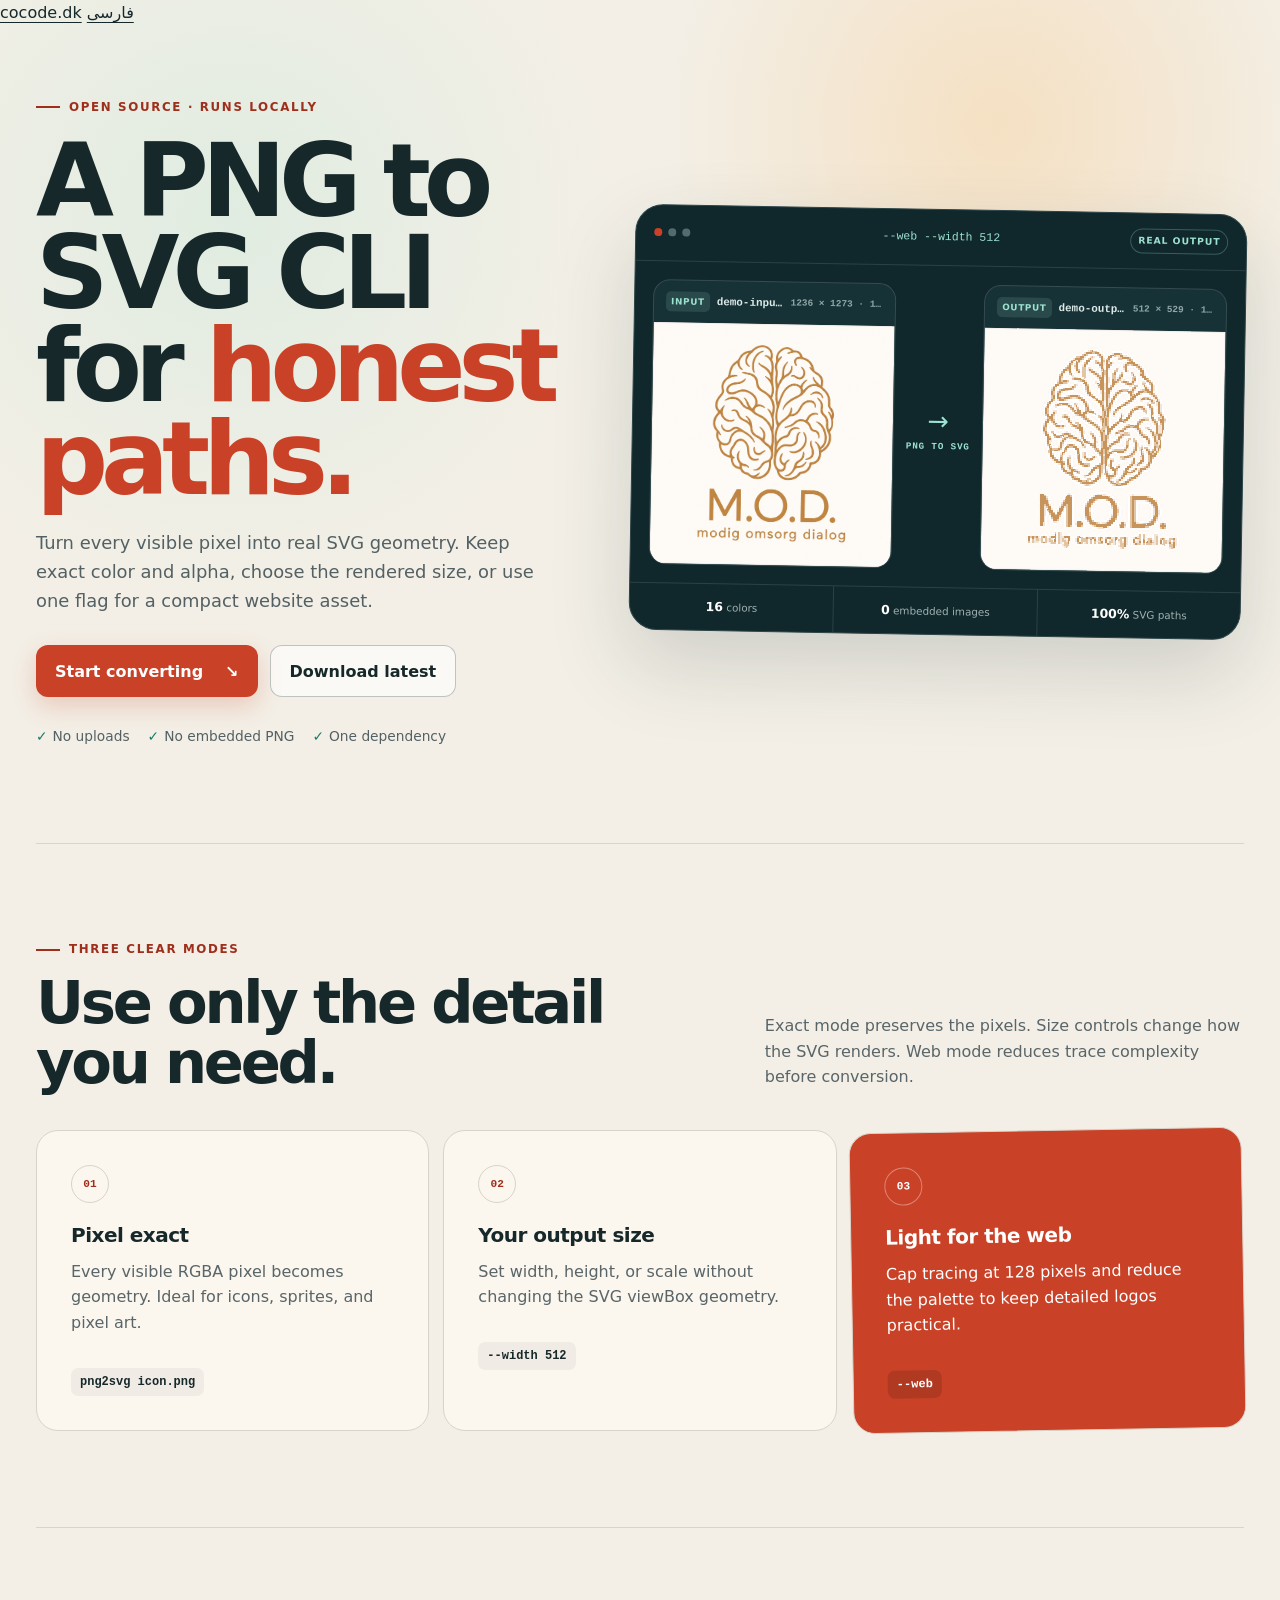
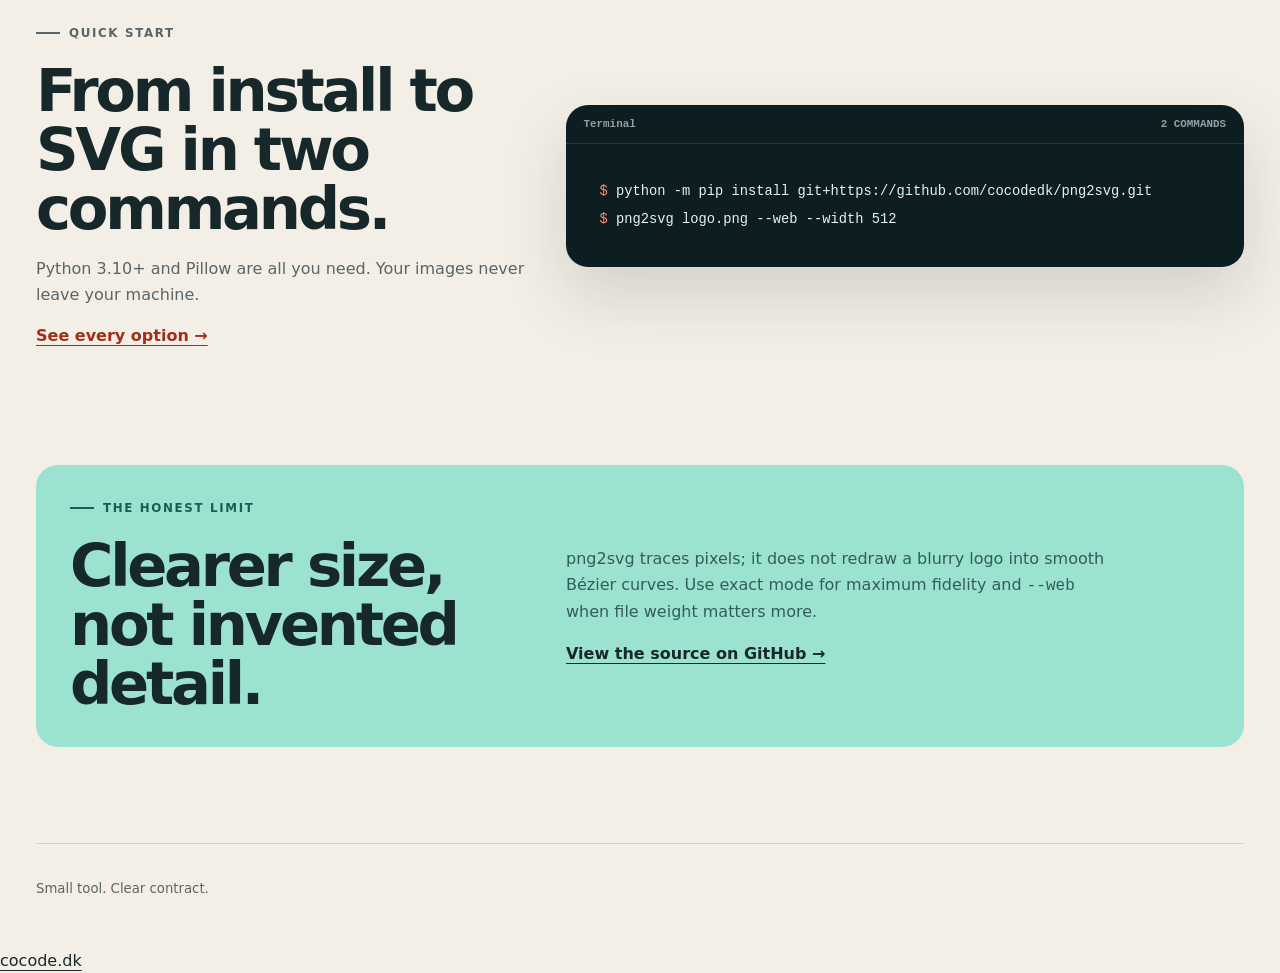
<file: website/index.html>
<!doctype html>
<html lang="en">
<head>
  <meta charset="utf-8">
  <meta name="viewport" content="width=device-width, initial-scale=1">
  <title>PNG to SVG CLI — Lossless Pixel Tracing Tool · png2svg</title>
  <meta name="description" content="Convert PNG pixels into vector-only SVG paths with a lossless Python CLI for icons, sprites, and pixel art. Install png2svg and trace your first image.">
  <meta name="robots" content="index, follow">
  <link rel="canonical" href="https://png2svg.cocode.dk/">
  <link rel="alternate" hreflang="en" href="https://png2svg.cocode.dk/">
  <link rel="alternate" hreflang="fa" href="https://png2svg.cocode.dk/fa/">
  <link rel="alternate" hreflang="x-default" href="https://png2svg.cocode.dk/">
  <link rel="icon" type="image/svg+xml" href="favicon.svg">
  <link rel="stylesheet" href="styles.css">
  <link rel="stylesheet" href="https://brand.cocode.dk/v1.css">
  <script type="module" src="https://brand.cocode.dk/v1.js"></script>
  <meta property="og:type" content="website">
  <meta property="og:site_name" content="png2svg">
  <meta property="og:title" content="png2svg — PNG pixels in, SVG paths out">
  <meta property="og:description" content="A lossless Python CLI for converting icons, sprites, and pixel art into vector-only SVG paths.">
  <meta property="og:url" content="https://png2svg.cocode.dk/">
  <meta property="og:image" content="https://png2svg.cocode.dk/og.png">
  <meta property="og:image:width" content="1200">
  <meta property="og:image:height" content="630">
  <meta property="og:image:alt" content="A pixel grid transforming into compact SVG path geometry">
  <meta property="og:locale" content="en_US">
  <meta property="og:locale:alternate" content="fa_IR">
  <meta name="twitter:card" content="summary_large_image">
  <meta name="twitter:title" content="png2svg — PNG pixels in, SVG paths out">
  <meta name="twitter:description" content="Lossless pixel tracing for icons, sprites, and pixel art.">
  <meta name="twitter:image" content="https://png2svg.cocode.dk/og.png">
  <meta name="twitter:image:alt" content="A pixel grid transforming into compact SVG path geometry">
  <!-- SEO: primary="PNG to SVG CLI"; secondary="pixel art to SVG, icon tracing"; intent="informational, install". -->
  <script type="application/ld+json">
  {
    "@context": "https://schema.org",
    "@type": "SoftwareApplication",
    "name": "png2svg",
    "description": "A Python CLI that converts visible PNG pixels into vector-only SVG paths.",
    "url": "https://png2svg.cocode.dk/",
    "downloadUrl": "https://github.com/cocodedk/png2svg/releases/latest/download/png2svg-cli-dist.zip",
    "codeRepository": "https://github.com/cocodedk/png2svg",
    "applicationCategory": "DeveloperApplication",
    "operatingSystem": "Linux, macOS, Windows",
    "inLanguage": "en",
    "offers": {"@type": "Offer", "price": "0", "priceCurrency": "USD"},
    "author": {
      "@type": "Person",
      "name": "Babak Bandpey",
      "url": "https://cocode.dk",
      "sameAs": ["https://linkedin.com/in/babakbandpey", "https://github.com/cocodedk"]
    }
  }
  </script>
</head>
<body>
  <!-- The cocode.dk family frame. Without JavaScript its children show instead: a way home
       and the language link. -->
  <cocode-head project="png2svg" accent="#c94126" on-accent="#ffffff">
    <a href="https://cocode.dk">cocode.dk</a>
    <a href="fa/" hreflang="fa">فارسی</a>
  </cocode-head>
  <main>
    <section class="hero" id="proof">
      <div class="hero-copy">
        <p class="eyebrow"><span></span>OPEN SOURCE · RUNS LOCALLY</p>
        <h1>A PNG to SVG CLI for <em>honest paths.</em></h1>
        <p class="lead">Turn every visible pixel into real SVG geometry. Keep exact color and alpha, choose the rendered size, or use one flag for a compact website asset.</p>
        <div class="actions">
          <a class="button primary" href="#install">Start converting <span aria-hidden="true">↘</span></a>
          <a class="button secondary" href="https://github.com/cocodedk/png2svg/releases/latest/download/png2svg-cli-dist.zip">Download latest</a>
        </div>
        <ul class="trust" aria-label="Product properties">
          <li><span>✓</span>No uploads</li><li><span>✓</span>No embedded PNG</li><li><span>✓</span>One dependency</li>
        </ul>
      </div>
      <div class="demo-shell">
        <div class="demo-bar"><span class="window-dots" aria-hidden="true"><i></i><i></i><i></i></span><code class="cli-token">--web --width 512</code><span class="real-badge">REAL OUTPUT</span></div>
        <div class="comparison" dir="ltr">
          <figure class="asset-card">
            <figcaption><span><b class="proof-number">INPUT</b><strong>demo-input.png</strong></span><small>1236 × 1273 · 1.1 MB</small></figcaption>
            <div class="artboard"><img src="demo-input.png" width="1236" height="1273" alt="Original gold M.O.D. brain logo in PNG format"></div>
          </figure>
          <div class="flow" aria-label="converts to"><span>→</span><small>PNG TO SVG</small></div>
          <figure class="asset-card output-card">
            <figcaption><span><b class="proof-number">OUTPUT</b><strong>demo-output.svg</strong></span><small>512 × 529 · 135 KB</small></figcaption>
            <div class="artboard"><img src="demo-output.svg" width="512" height="529" alt="The same gold M.O.D. brain logo as vector-only SVG paths"></div>
          </figure>
        </div>
        <div class="proof-strip"><span><b class="proof-number">16</b> colors</span><span><b class="proof-number">0</b> embedded images</span><span><b class="proof-number">100%</b> SVG paths</span></div>
      </div>
    </section>
    <section class="feature-section" aria-labelledby="why-title">
      <div class="section-intro"><p class="eyebrow"><span></span>THREE CLEAR MODES</p><h2 id="why-title">Use only the detail you need.</h2><p>Exact mode preserves the pixels. Size controls change how the SVG renders. Web mode reduces trace complexity before conversion.</p></div>
      <div class="feature-grid">
        <article><span class="feature-icon">01</span><h3>Pixel exact</h3><p>Every visible RGBA pixel becomes geometry. Ideal for icons, sprites, and pixel art.</p><code class="cli-token">png2svg icon.png</code></article>
        <article><span class="feature-icon">02</span><h3>Your output size</h3><p>Set width, height, or scale without changing the SVG viewBox geometry.</p><code class="cli-token">--width 512</code></article>
        <article class="accent-card"><span class="feature-icon">03</span><h3>Light for the web</h3><p>Cap tracing at 128 pixels and reduce the palette to keep detailed logos practical.</p><code class="cli-token">--web</code></article>
      </div>
    </section>
    <section class="terminal-section" id="install">
      <div class="terminal-copy"><p class="eyebrow"><span></span>QUICK START</p><h2>From install to SVG in two commands.</h2><p>Python 3.10+ and Pillow are all you need. Your images never leave your machine.</p><a href="https://github.com/cocodedk/png2svg#use">See every option <span aria-hidden="true">→</span></a></div>
      <div class="terminal" aria-label="Installation commands"><div class="terminal-bar"><span>Terminal</span><span>2 COMMANDS</span></div><pre><code class="cli-token"><em>$</em> python -m pip install git+https://github.com/cocodedk/png2svg.git
<em>$</em> png2svg logo.png --web --width 512</code></pre></div>
    </section>
    <section class="note"><div><p class="eyebrow"><span></span>THE HONEST LIMIT</p><h2>Clearer size, not invented detail.</h2></div><div><p>png2svg traces pixels; it does not redraw a blurry logo into smooth Bézier curves. Use exact mode for maximum fidelity and <code class="cli-token">--web</code> when file weight matters more.</p><a href="https://github.com/cocodedk/png2svg">View the source on GitHub →</a></div></section>
  </main>
  <footer class="page-footer"><p class="footer-tagline">Small tool. Clear contract.</p></footer>

  <cocode-foot repo="cocodedk/png2svg">
    <a href="https://cocode.dk">cocode.dk</a>
  </cocode-foot>
</body>
</html>
</file>
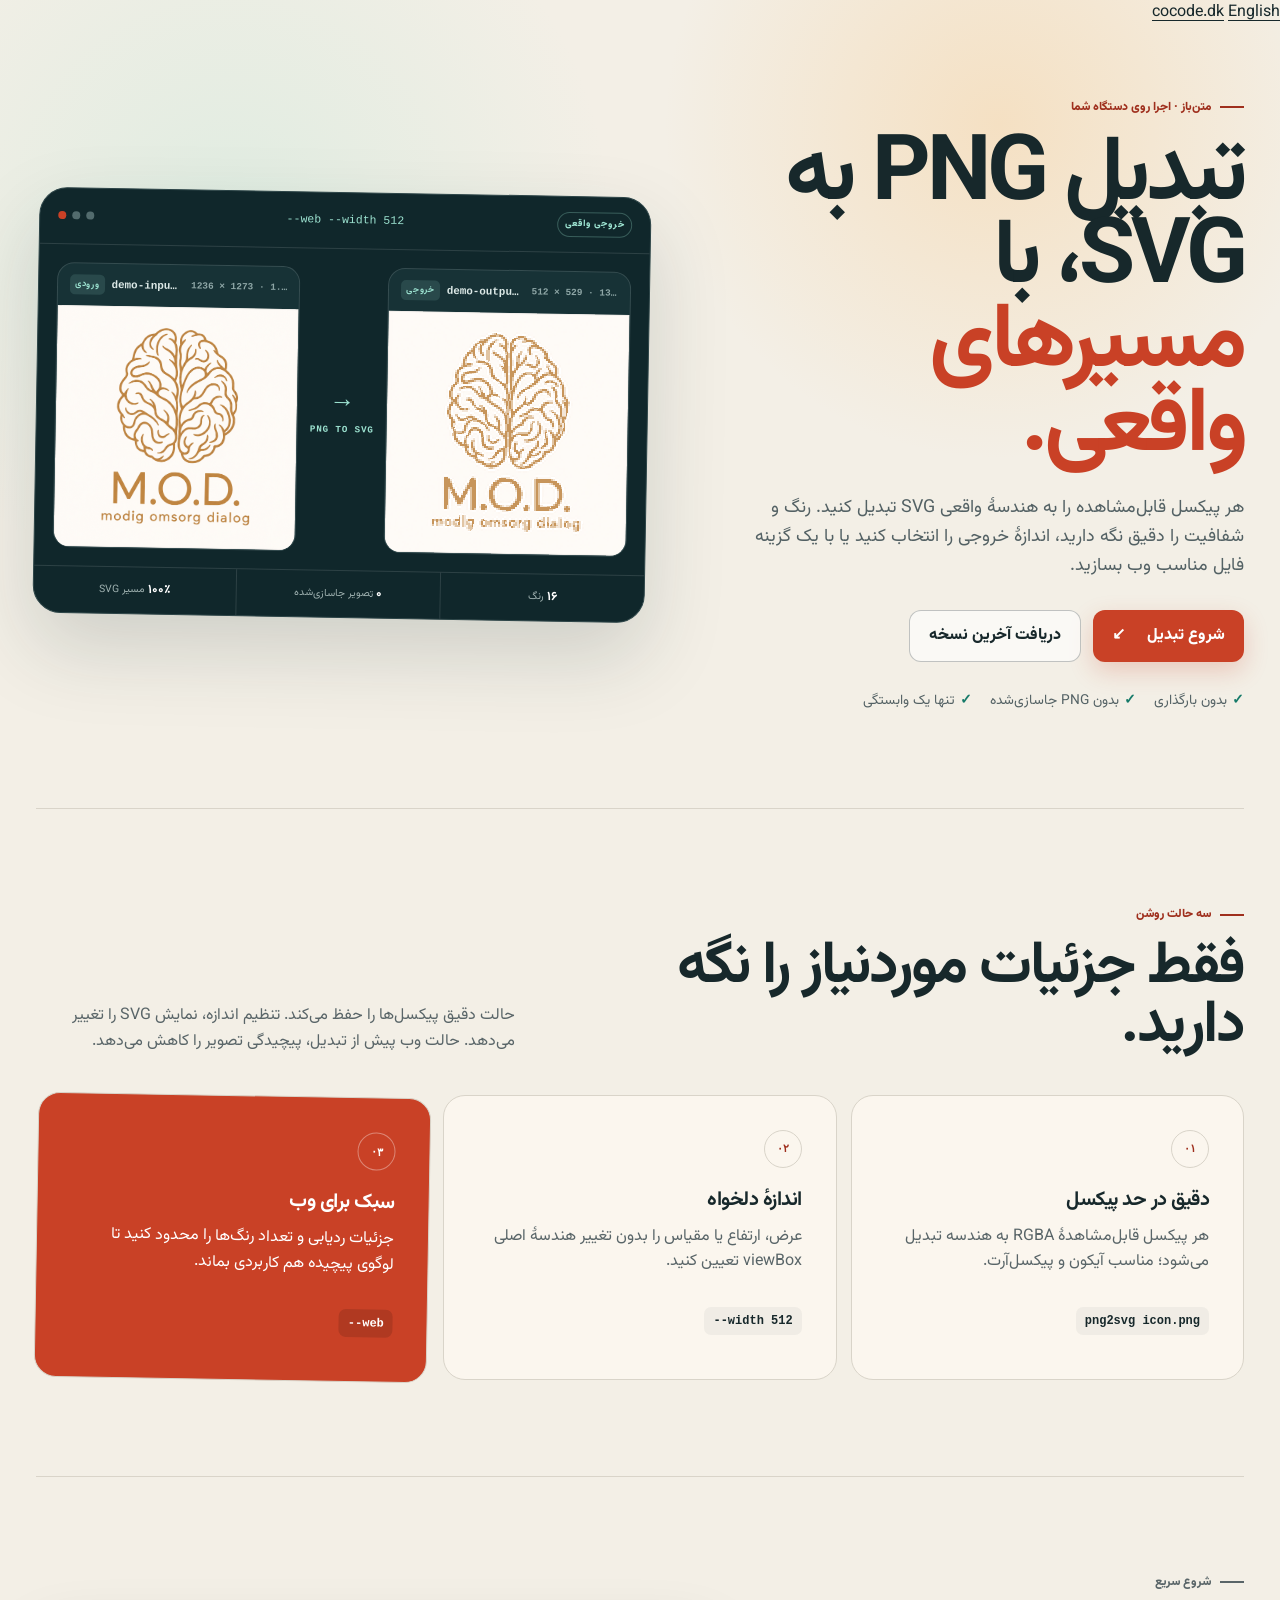
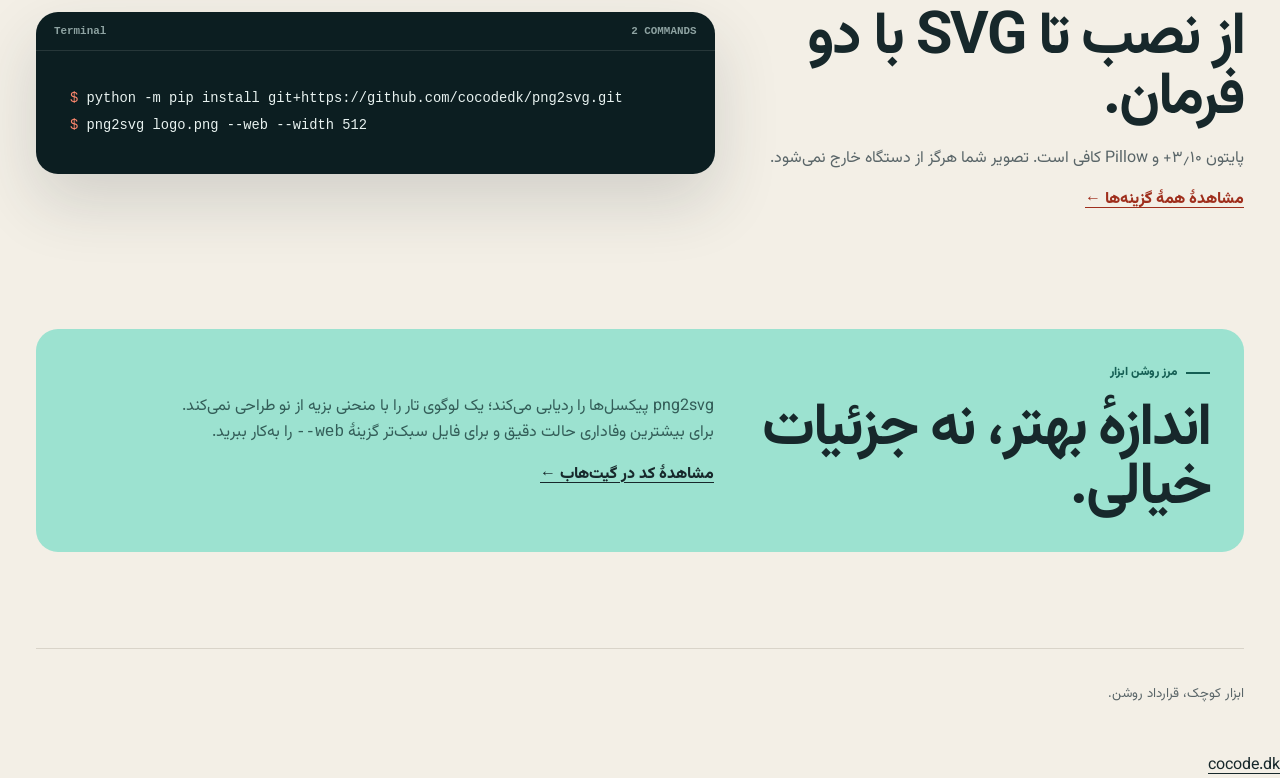
<file: website/fa/index.html>
<!doctype html>
<html lang="fa" dir="rtl">
<head>
  <meta charset="utf-8">
  <meta name="viewport" content="width=device-width, initial-scale=1">
  <title>تبدیل PNG به SVG — ردیابی دقیق پیکسل‌ها برای وب · png2svg</title>
  <meta name="description" content="با ابزار خط فرمان png2svg پیکسل‌های PNG را به مسیرهای برداری SVG تبدیل کنید؛ مناسب آیکون، لوگوی پیکسلی و تصاویر کوچک وب، با خروجی سبک و کاملاً برداری.">
  <meta name="robots" content="index, follow">
  <link rel="canonical" href="https://png2svg.cocode.dk/fa/">
  <link rel="alternate" hreflang="en" href="https://png2svg.cocode.dk/">
  <link rel="alternate" hreflang="fa" href="https://png2svg.cocode.dk/fa/">
  <link rel="alternate" hreflang="x-default" href="https://png2svg.cocode.dk/">
  <link rel="icon" type="image/svg+xml" href="../favicon.svg">
  <link rel="stylesheet" href="../styles.css">
  <link rel="preconnect" href="https://fonts.googleapis.com">
  <link rel="preconnect" href="https://fonts.gstatic.com" crossorigin>
  <link rel="stylesheet" href="https://fonts.googleapis.com/css2?family=Vazirmatn:wght@400;600;700;800&amp;display=swap">
  <link rel="stylesheet" href="https://brand.cocode.dk/v1.css">
  <script type="module" src="https://brand.cocode.dk/v1.js"></script>
  <meta property="og:type" content="website">
  <meta property="og:site_name" content="png2svg">
  <meta property="og:title" content="png2svg — تبدیل پیکسل‌های PNG به مسیرهای SVG">
  <meta property="og:description" content="ردیابی دقیق و محلی پیکسل‌ها برای آیکون، لوگو و پیکسل‌آرت.">
  <meta property="og:url" content="https://png2svg.cocode.dk/fa/">
  <meta property="og:image" content="https://png2svg.cocode.dk/og.png">
  <meta property="og:image:width" content="1200">
  <meta property="og:image:height" content="630">
  <meta property="og:image:alt" content="تبدیل یک شبکهٔ پیکسلی به مسیر فشردهٔ SVG">
  <meta property="og:locale" content="fa_IR">
  <meta property="og:locale:alternate" content="en_US">
  <meta name="twitter:card" content="summary_large_image">
  <meta name="twitter:title" content="png2svg — پیکسل وارد، مسیر برداری خارج">
  <meta name="twitter:description" content="ردیابی پیکسل برای آیکون، لوگو و پیکسل‌آرت.">
  <meta name="twitter:image" content="https://png2svg.cocode.dk/og.png">
  <meta name="twitter:image:alt" content="تبدیل یک شبکهٔ پیکسلی به مسیر فشردهٔ SVG">
  <!-- SEO: primary="تبدیل PNG به SVG"; secondary="ردیابی آیکون، پیکسل‌آرت"; intent="آموزشی، نصب". -->
  <script type="application/ld+json">
  {
    "@context": "https://schema.org",
    "@type": "SoftwareApplication",
    "name": "png2svg",
    "description": "ابزار خط فرمان پایتون برای تبدیل پیکسل‌های قابل‌مشاهدهٔ PNG به مسیرهای برداری SVG.",
    "url": "https://png2svg.cocode.dk/fa/",
    "downloadUrl": "https://github.com/cocodedk/png2svg/releases/latest/download/png2svg-cli-dist.zip",
    "codeRepository": "https://github.com/cocodedk/png2svg",
    "applicationCategory": "DeveloperApplication",
    "operatingSystem": "Linux, macOS, Windows",
    "inLanguage": "fa",
    "offers": {"@type": "Offer", "price": "0", "priceCurrency": "USD"},
    "author": {"@type": "Person", "name": "Babak Bandpey", "url": "https://cocode.dk"}
  }
  </script>
</head>
<body>
  <!-- The cocode.dk family frame. Without JavaScript its children show instead: a way home
       and the language link. -->
  <cocode-head project="png2svg" accent="#c94126" on-accent="#ffffff">
    <a href="https://cocode.dk">cocode.dk</a>
    <a href="../" hreflang="en">English</a>
  </cocode-head>
  <main>
    <section class="hero" id="proof">
      <div class="hero-copy">
        <p class="eyebrow"><span></span>متن‌باز · اجرا روی دستگاه شما</p>
        <h1>تبدیل PNG به SVG، با <em>مسیرهای واقعی.</em></h1>
        <p class="lead">هر پیکسل قابل‌مشاهده را به هندسهٔ واقعی SVG تبدیل کنید. رنگ و شفافیت را دقیق نگه دارید، اندازهٔ خروجی را انتخاب کنید یا با یک گزینه فایل مناسب وب بسازید.</p>
        <div class="actions">
          <a class="button primary" href="#install">شروع تبدیل <span aria-hidden="true">↙</span></a>
          <a class="button secondary" href="https://github.com/cocodedk/png2svg/releases/latest/download/png2svg-cli-dist.zip">دریافت آخرین نسخه</a>
        </div>
        <ul class="trust" aria-label="ویژگی‌های محصول">
          <li><span>✓</span>بدون بارگذاری</li><li><span>✓</span>بدون PNG جاسازی‌شده</li><li><span>✓</span>تنها یک وابستگی</li>
        </ul>
      </div>
      <div class="demo-shell">
        <div class="demo-bar" dir="ltr"><span class="window-dots" aria-hidden="true"><i></i><i></i><i></i></span><code class="cli-token">--web --width 512</code><span class="real-badge">خروجی واقعی</span></div>
        <div class="comparison" dir="ltr">
          <figure class="asset-card">
            <figcaption><span><b class="proof-number">ورودی</b><strong>demo-input.png</strong></span><small>1236 × 1273 · 1.1 MB</small></figcaption>
            <div class="artboard"><img src="../demo-input.png" width="1236" height="1273" alt="لوگوی طلایی مغز M.O.D. در قالب PNG"></div>
          </figure>
          <div class="flow" aria-label="تبدیل می‌شود به"><span>→</span><small>PNG TO SVG</small></div>
          <figure class="asset-card output-card">
            <figcaption><span><b class="proof-number">خروجی</b><strong>demo-output.svg</strong></span><small>512 × 529 · 135 KB</small></figcaption>
            <div class="artboard"><img src="../demo-output.svg" width="512" height="529" alt="همان لوگوی طلایی M.O.D. با مسیرهای کاملاً برداری SVG"></div>
          </figure>
        </div>
        <div class="proof-strip" dir="rtl"><span><b class="proof-number">۱۶</b> رنگ</span><span><b class="proof-number">۰</b> تصویر جاسازی‌شده</span><span><b class="proof-number">۱۰۰٪</b> مسیر <bdi dir="ltr">SVG</bdi></span></div>
      </div>
    </section>
    <section class="feature-section" aria-labelledby="why-title">
      <div class="section-intro"><p class="eyebrow"><span></span>سه حالت روشن</p><h2 id="why-title">فقط جزئیات موردنیاز را نگه دارید.</h2><p>حالت دقیق پیکسل‌ها را حفظ می‌کند. تنظیم اندازه، نمایش SVG را تغییر می‌دهد. حالت وب پیش از تبدیل، پیچیدگی تصویر را کاهش می‌دهد.</p></div>
      <div class="feature-grid">
        <article><span class="feature-icon">۰۱</span><h3>دقیق در حد پیکسل</h3><p>هر پیکسل قابل‌مشاهدهٔ RGBA به هندسه تبدیل می‌شود؛ مناسب آیکون و پیکسل‌آرت.</p><code class="cli-token">png2svg icon.png</code></article>
        <article><span class="feature-icon">۰۲</span><h3>اندازهٔ دلخواه</h3><p>عرض، ارتفاع یا مقیاس را بدون تغییر هندسهٔ اصلی viewBox تعیین کنید.</p><code class="cli-token">--width 512</code></article>
        <article class="accent-card"><span class="feature-icon">۰۳</span><h3>سبک برای وب</h3><p>جزئیات ردیابی و تعداد رنگ‌ها را محدود کنید تا لوگوی پیچیده هم کاربردی بماند.</p><code class="cli-token">--web</code></article>
      </div>
    </section>
    <section class="terminal-section" id="install">
      <div class="terminal-copy"><p class="eyebrow"><span></span>شروع سریع</p><h2>از نصب تا SVG با دو فرمان.</h2><p>پایتون ۳٫۱۰+ و Pillow کافی است. تصویر شما هرگز از دستگاه خارج نمی‌شود.</p><a href="https://github.com/cocodedk/png2svg#use">مشاهدهٔ همهٔ گزینه‌ها <span aria-hidden="true">←</span></a></div>
      <div class="terminal" dir="ltr" aria-label="فرمان‌های نصب"><div class="terminal-bar"><span>Terminal</span><span>2 COMMANDS</span></div><pre><code class="cli-token"><em>$</em> python -m pip install git+https://github.com/cocodedk/png2svg.git
<em>$</em> png2svg logo.png --web --width 512</code></pre></div>
    </section>
    <section class="note"><div><p class="eyebrow"><span></span>مرز روشن ابزار</p><h2>اندازهٔ بهتر، نه جزئیات خیالی.</h2></div><div><p>png2svg پیکسل‌ها را ردیابی می‌کند؛ یک لوگوی تار را با منحنی بزیه از نو طراحی نمی‌کند. برای بیشترین وفاداری حالت دقیق و برای فایل سبک‌تر گزینهٔ <code class="cli-token">--web</code> را به‌کار ببرید.</p><a href="https://github.com/cocodedk/png2svg">مشاهدهٔ کد در گیت‌هاب ←</a></div></section>
  </main>
  <footer class="page-footer"><p class="footer-tagline">ابزار کوچک، قرارداد روشن.</p></footer>

  <cocode-foot repo="cocodedk/png2svg">
    <a href="https://cocode.dk">cocode.dk</a>
  </cocode-foot>
</body>
</html>
</file>
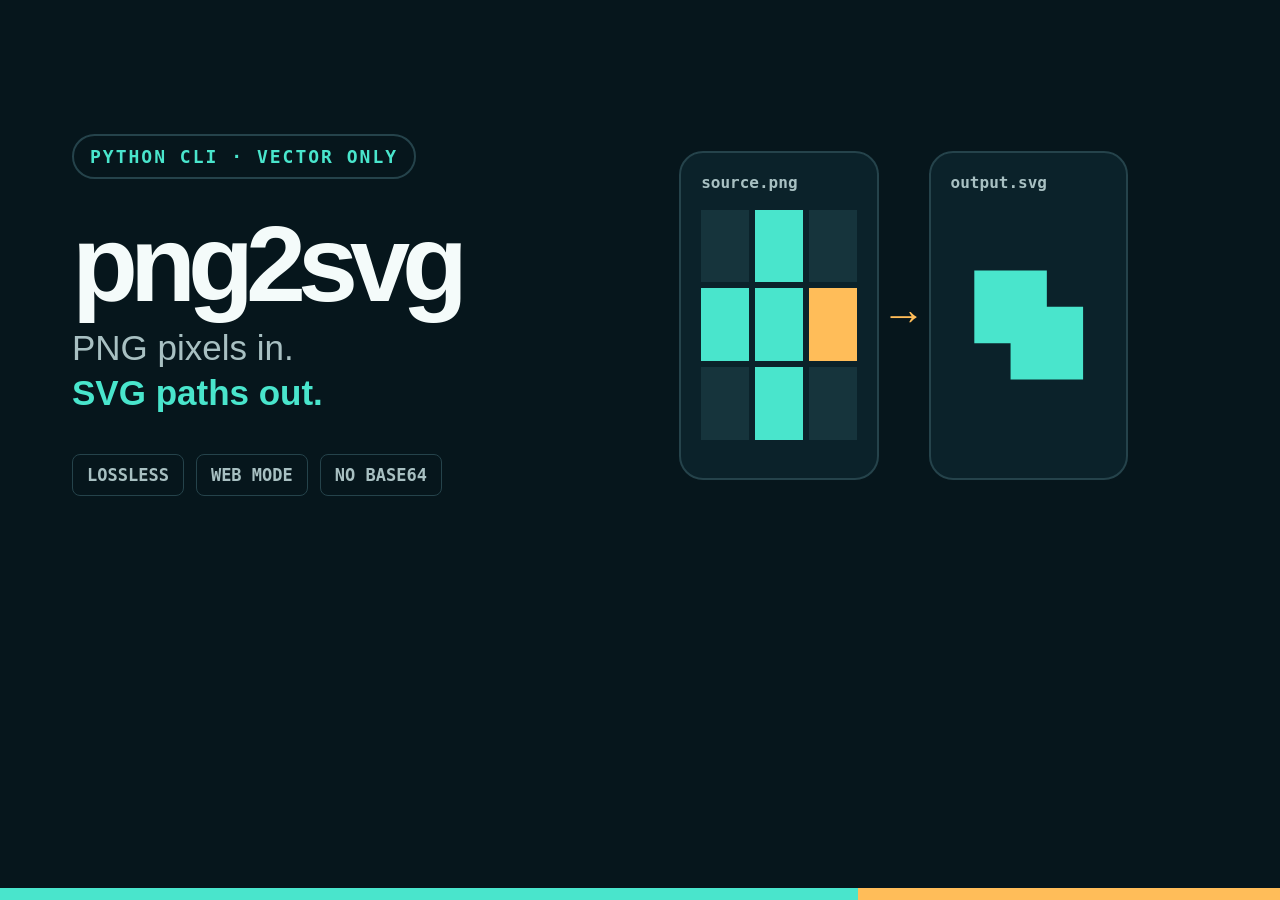
<file: website/og-image.html>
<!doctype html>
<html lang="en">
<head>
<meta charset="utf-8">
<title>png2svg social image</title>
<style>
*{box-sizing:border-box}html,body{margin:0;width:1200px;height:630px;overflow:hidden}body{display:grid;grid-template-columns:1.15fr .85fr;padding:72px;background:#06161c;color:#f4fbfa;font-family:Arial,sans-serif}.copy{display:flex;flex-direction:column;justify-content:center}.badge{align-self:flex-start;padding:10px 16px;border:2px solid #25434b;border-radius:99px;color:#49e5cc;font:700 18px monospace;letter-spacing:2px}.name{margin:36px 0 12px;font-size:108px;line-height:.9;letter-spacing:-8px}.tag{margin:0;color:#a8c0c2;font-size:35px;line-height:1.3}.tag b{color:#49e5cc}.chips{display:flex;gap:12px;margin-top:38px}.chips span{padding:10px 14px;border:1px solid #25434b;border-radius:8px;color:#a8c0c2;font:700 17px monospace}.visual{display:grid;grid-template-columns:1fr 50px 1fr;align-items:center}.card{padding:20px;border:2px solid #25434b;border-radius:24px;background:#0b222a}.label{color:#a8c0c2;font:700 16px monospace}.pixels{display:grid;grid-template-columns:repeat(3,1fr);height:230px;margin:18px 0;gap:6px}.pixels i{background:#16343c}.pixels i:nth-child(2),.pixels i:nth-child(4),.pixels i:nth-child(5),.pixels i:nth-child(8){background:#49e5cc}.pixels i:nth-child(6){background:#ffbd59}.path svg{display:block;width:100%;height:230px;margin:18px 0;fill:#49e5cc}.arrow{color:#ffbd59;font-size:44px;text-align:center}.bar{position:absolute;right:0;bottom:0;left:0;height:12px;background:linear-gradient(90deg,#49e5cc 0 67%,#ffbd59 67%)}
</style>
</head>
<body>
  <section class="copy"><span class="badge">PYTHON CLI · VECTOR ONLY</span><h1 class="name">png2svg</h1><p class="tag">PNG pixels in.<br><b>SVG paths out.</b></p><div class="chips"><span>LOSSLESS</span><span>WEB MODE</span><span>NO BASE64</span></div></section>
  <section class="visual"><div class="card"><span class="label">source.png</span><div class="pixels"><i></i><i></i><i></i><i></i><i></i><i></i><i></i><i></i><i></i></div></div><div class="arrow">→</div><div class="card path"><span class="label">output.svg</span><svg viewBox="0 0 120 120"><path d="M18 18h56v28h28v56H46V74H18z"/></svg></div></section>
  <div class="bar"></div>
</body>
</html>
</file>
<file: website/styles.css>
:root {
  --paper: #f3efe6;
  --paper-strong: #fffdf8;
  --ink: #17282b;
  --muted: #596568;
  --line: #d9d4c9;
  --coral: #c94126;
  --coral-dark: #9f2f1d;
  --on-coral: #ffffff;
  --note-ink: #155f54;
  --mint: #9ce2d0;
  --deep: #10272b;
  --radius: 22px;
  color-scheme: light;
  font-family: Inter, ui-sans-serif, system-ui, sans-serif;
}
* { box-sizing: border-box; }
html { scroll-behavior: smooth; }
body { margin: 0; min-width: 320px; background: var(--paper); color: var(--ink); font-size: 16px; line-height: 1.6; }
body::before { position: absolute; inset: 0 0 auto; height: 780px; background: radial-gradient(circle at 78% 16%, #f9bf744f, transparent 28%), radial-gradient(circle at 18% 28%, #9ce2d038, transparent 32%); content: ""; pointer-events: none; }
a { color: inherit; text-underline-offset: 4px; }
main, footer { position: relative; width: min(1240px, calc(100% - 36px)); margin-inline: auto; }
/* The cocode.dk frame lines up with this column; keep the gutters in step. main/footer are a flush
   1240px box with no internal padding, so --cocode-max is padded out by 2x the desktop gutter to
   land the frame's own (padding-based) box on the same edges once it hits its cap. */
cocode-head, cocode-foot { --cocode-max: 1312px; --cocode-gutter: 18px; position: relative; z-index: 2; }
.hero { display: grid; gap: 48px; padding: 72px 0 96px; }
.hero-copy { align-self: center; }
.eyebrow { display: flex; align-items: center; gap: 9px; margin: 0 0 18px; color: var(--coral-dark); font-size: .74rem; font-weight: 850; letter-spacing: .14em; text-transform: uppercase; }
.eyebrow > span { width: 24px; height: 2px; background: currentColor; }
h1, h2, h3, p { margin-top: 0; }
h1 { max-width: 720px; margin-bottom: 24px; font-size: clamp(3.2rem, 12vw, 6.3rem); line-height: .92; letter-spacing: -.07em; }
h1 em { color: var(--coral); font-style: normal; }
h2 { margin-bottom: 18px; font-size: clamp(2rem, 7vw, 3.7rem); line-height: 1; letter-spacing: -.055em; }
h3 { margin: 16px 0 8px; font-size: 1.25rem; letter-spacing: -.025em; }
.lead { max-width: 670px; color: #536164; font-size: 1.12rem; }
.actions { display: flex; flex-wrap: wrap; gap: 12px; margin-top: 30px; }
.button { display: inline-flex; min-height: 52px; align-items: center; gap: 22px; padding: 12px 19px; border-radius: 12px; font-weight: 800; text-decoration: none; }
.primary { background: var(--coral); color: var(--on-coral); box-shadow: 0 9px 24px #c9412638; }
.primary:hover { background: var(--coral-dark); }
.secondary { border: 1px solid #17282b42; background: #fff9; }
.trust { display: flex; flex-wrap: wrap; gap: 9px 18px; margin: 28px 0 0; padding: 0; color: #536164; font-size: .86rem; list-style: none; }
.trust span { margin-inline-end: 5px; color: #167a69; font-weight: 900; }
.demo-shell { overflow: hidden; border: 1px solid #2d4548; border-radius: 28px; background: var(--deep); color: white; box-shadow: 0 34px 80px #2035382b; }
.demo-bar { display: grid; grid-template-columns: 1fr auto 1fr; align-items: center; gap: 10px; padding: 15px 18px; border-bottom: 1px solid #ffffff1f; color: #b8c9c7; }
.demo-bar code { color: var(--mint); font-size: .72rem; }
.window-dots { display: flex; gap: 6px; }
.window-dots i { width: 8px; height: 8px; border-radius: 50%; background: #526b6d; }
.window-dots i:first-child { background: var(--coral); }
.real-badge { justify-self: end; padding: 4px 7px; border: 1px solid #9ce2d04a; border-radius: 999px; color: var(--mint); font-size: .58rem; font-weight: 850; letter-spacing: .1em; }
.comparison { display: grid; gap: 12px; padding: 18px; }
.asset-card { min-width: 0; margin: 0; overflow: hidden; border: 1px solid #ffffff21; border-radius: 17px; background: #173236; }
.asset-card figcaption { display: flex; align-items: center; justify-content: space-between; gap: 8px; padding: 11px 12px; }
.asset-card figcaption span { display: flex; min-width: 0; align-items: center; gap: 7px; }
.asset-card figcaption b { padding: 3px 5px; border-radius: 5px; background: #9ce2d022; color: var(--mint); font-size: .55rem; letter-spacing: .08em; }
.asset-card strong, .asset-card small { overflow: hidden; color: #dce9e7; font: 650 .68rem ui-monospace, monospace; text-overflow: ellipsis; white-space: nowrap; }
.asset-card small { color: #8fa7a7; font-size: .59rem; }
.artboard { position: relative; aspect-ratio: 1; overflow: hidden; background: #fefaf6; }
.artboard::after { position: absolute; inset: 0; border: 1px solid #0000000d; content: ""; pointer-events: none; }
.artboard img { display: block; width: 100%; height: 100%; object-fit: contain; }
.flow { display: flex; align-items: center; justify-content: center; gap: 9px; color: var(--mint); }
.flow span { font-size: 1.6rem; }
.flow small { font: 800 .58rem ui-monospace, monospace; letter-spacing: .09em; }
.proof-strip { display: grid; grid-template-columns: repeat(3, 1fr); border-top: 1px solid #ffffff1f; }
.proof-strip span { padding: 13px 6px; color: #9fb1b0; font-size: .65rem; text-align: center; }
.proof-strip span + span { border-inline-start: 1px solid #ffffff1f; }
.proof-strip .proof-number { color: white; font-size: .78rem; }
.feature-section { padding: 96px 0; border-top: 1px solid var(--line); }
.section-intro { display: grid; gap: 10px; margin-bottom: 38px; }
.section-intro .eyebrow { margin-bottom: 4px; }
.section-intro h2 { max-width: 690px; margin-bottom: 0; }
.section-intro > p:last-child { max-width: 610px; color: var(--muted); }
.feature-grid { display: grid; gap: 14px; }
.feature-grid article { --card-copy: var(--muted); --card-code-bg: #17282b0c; --card-code-ink: var(--ink); --icon-border: var(--line); --icon-ink: var(--coral-dark); min-height: 285px; padding: 28px; border: 1px solid var(--line); border-radius: var(--radius); background: #fffaf2b8; }
.feature-grid article p { color: var(--card-copy); }
.feature-grid article code { display: inline-block; margin-top: 16px; padding: 7px 9px; border-radius: 7px; background: var(--card-code-bg); color: var(--card-code-ink); font: 700 .75rem ui-monospace, monospace; }
.feature-icon { display: grid; width: 38px; height: 38px; place-items: center; border: 1px solid var(--icon-border); border-radius: 50%; color: var(--icon-ink); font: 850 .7rem ui-monospace, monospace; }
.feature-grid .accent-card { --card-copy: var(--on-coral); --card-code-bg: #00000020; --card-code-ink: var(--on-coral); --icon-border: #ffffff5c; --icon-ink: white; background: var(--coral); color: var(--on-coral); transform: rotate(-1deg); }
.terminal-section { display: grid; gap: 28px; padding: 96px 0; border-top: 1px solid var(--line); }
.terminal-copy p { max-width: 500px; color: var(--muted); }
.terminal-copy a, .note a { color: var(--coral-dark); font-weight: 800; }
.terminal { overflow: hidden; border-radius: var(--radius); background: #0c1e21; color: #e8f2f0; box-shadow: 0 28px 65px #24343629; }
.terminal-bar { display: flex; align-items: center; justify-content: space-between; padding: 13px 18px; border-bottom: 1px solid #ffffff1c; color: #8ea3a2; font: 700 .68rem ui-monospace, monospace; }
.terminal-bar button { border: 0; background: transparent; color: #66807e; font: inherit; }
pre { margin: 0; padding: 25px 20px; overflow-x: auto; font: .78rem/2 ui-monospace, SFMono-Regular, Consolas, monospace; direction: ltr; text-align: left; }
pre em { color: #ff886e; font-style: normal; }
.cli-token { direction: ltr; unicode-bidi: isolate; }
.note { display: grid; gap: 20px; margin: 20px 0 96px; padding: 34px; border-radius: var(--radius); background: var(--mint); }
.note .eyebrow { color: var(--note-ink); }
.note h2 { margin-bottom: 0; }
.note p { max-width: 540px; color: #335d58; }
.note a { color: var(--ink); }
footer { display: grid; gap: 14px; align-items: center; padding: 34px 0 48px; border-top: 1px solid var(--line); color: var(--muted); font-size: .83rem; }
footer p { margin-bottom: 0; }
[dir="rtl"] body { font-family: Vazirmatn, Tahoma, sans-serif; }
[dir="rtl"] .eyebrow { letter-spacing: 0; }
[dir="rtl"] h1 { max-width: 760px; font-size: clamp(2.9rem, 10vw, 5.7rem); letter-spacing: -.045em; }
[dir="rtl"] h2 { letter-spacing: -.035em; }
[dir="rtl"] .feature-grid .accent-card { transform: rotate(1deg); }
@media (min-width: 640px) {
  main, footer { width: min(1240px, calc(100% - 72px)); }
  cocode-head, cocode-foot { --cocode-gutter: 36px; }
  .comparison { grid-template-columns: 1fr auto 1fr; align-items: center; }
  .flow { flex-direction: column; gap: 0; }
  .feature-grid { grid-template-columns: repeat(3, 1fr); }
}
@media (min-width: 820px) {
  .hero { grid-template-columns: minmax(0, .92fr) minmax(470px, 1.08fr); align-items: center; min-height: 760px; }
  .terminal-section, .note { grid-template-columns: .85fr 1.15fr; align-items: center; }
  .section-intro { grid-template-columns: 1.2fr .8fr; align-items: end; }
  .section-intro .eyebrow { grid-column: 1 / -1; }
  .section-intro > p:last-child { margin-bottom: 2px; }
}
@media (min-width: 1100px) {
  .hero { gap: 74px; }
  .demo-shell { transform: rotate(1deg); }
  .feature-grid article { padding: 34px; }
  pre { padding: 34px; font-size: .86rem; }
}
@media (max-width: 639px) {
  .comparison { padding: 14px; }
  .flow { padding: 2px 0; }
  .flow span { transform: rotate(90deg); }
  .asset-card { max-width: 300px; width: 100%; margin-inline: auto; }
  .proof-strip span { display: grid; }
  .feature-grid article { min-height: 0; }
}
</file>
